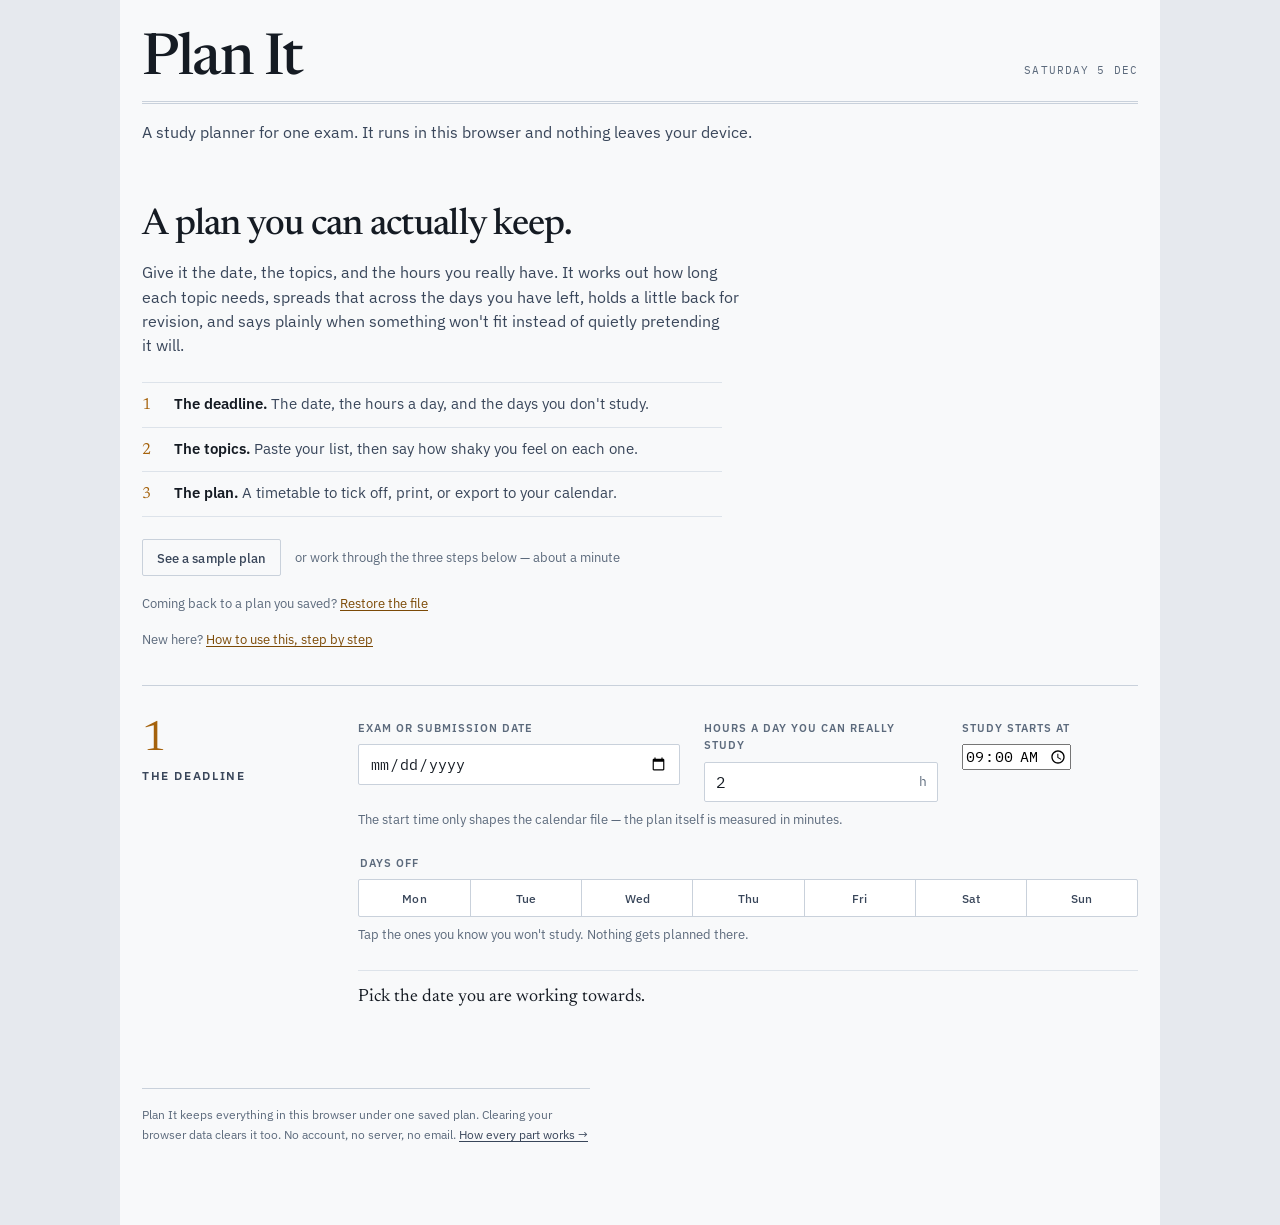
<file: index.html>
<!DOCTYPE html>
<html lang="en">
<head>
<meta charset="utf-8">
<meta name="viewport" content="width=device-width, initial-scale=1">
<title>Plan It — a study plan for one exam</title>
<meta name="description" content="Plan It turns an exam date and a topic list into a day-by-day study timetable that fits the hours you actually have. Runs in your browser and saves on your device.">
<meta name="theme-color" content="#e9ecf0" media="(prefers-color-scheme: light)">
<meta name="theme-color" content="#0d1218" media="(prefers-color-scheme: dark)">
<link rel="preconnect" href="https://fonts.googleapis.com">
<link rel="preconnect" href="https://fonts.gstatic.com" crossorigin>
<link href="https://fonts.googleapis.com/css2?family=IBM+Plex+Mono:wght@400;500&family=IBM+Plex+Sans:wght@400;500;600&family=Newsreader:ital,opsz,wght@0,6..72,400;0,6..72,500;0,6..72,600;1,6..72,400&display=swap" rel="stylesheet">
<link rel="stylesheet" href="styles.css">
<link rel="icon" href="favicon.ico" sizes="32x32">
<link rel="icon" href="favicon.svg" type="image/svg+xml">
<link rel="apple-touch-icon" href="apple-touch-icon.png">
<link rel="manifest" href="site.webmanifest">
</head>
<body>
<div class="sheet">

  <header class="masthead">
    <div class="masthead-top">
      <h1 class="wordmark">Plan It</h1>
      <p class="issue"><span id="today-stamp">—</span></p>
    </div>
    <p class="standfirst">A study planner for one exam. It runs in this browser and nothing leaves your device.</p>
  </header>

  <div class="runninghead" id="runninghead" hidden>
    <p class="rh-count"><span id="rh-days">0</span><span class="rh-unit" id="rh-unit">days</span></p>
    <p class="rh-meta" id="rh-meta"></p>
  </div>

  <main class="document">

    <section class="welcome" id="welcome" aria-labelledby="welcome-head">
      <h2 class="welcome-head" id="welcome-head">A plan you can actually keep.</h2>
      <p class="welcome-body">Give it the date, the topics, and the hours you really have. It works out how long each topic needs, spreads that across the days you have left, holds a little back for revision, and says plainly when something won't fit instead of quietly pretending it will.</p>

      <ol class="welcome-steps">
        <li><span class="ws-n" aria-hidden="true">1</span><span><strong>The deadline.</strong> The date, the hours a day, and the days you don't study.</span></li>
        <li><span class="ws-n" aria-hidden="true">2</span><span><strong>The topics.</strong> Paste your list, then say how shaky you feel on each one.</span></li>
        <li><span class="ws-n" aria-hidden="true">3</span><span><strong>The plan.</strong> A timetable to tick off, print, or export to your calendar.</span></li>
      </ol>

      <p class="welcome-actions">
        <button type="button" class="btn btn-quiet" id="btn-sample">See a sample plan</button>
        <span class="welcome-note">or work through the three steps below — about a minute</span>
      </p>
      <p class="welcome-restore">Coming back to a plan you saved?
        <button type="button" class="btn-inline" id="btn-restore-welcome">Restore the file</button>
      </p>
      <p class="welcome-guide">New here? <a class="btn-inline" href="guide.html">How to use this, step by step</a></p>
      <p class="export-status" id="welcome-status" role="status"></p>
      <input type="file" id="file-restore" accept="application/json,.json" hidden>
    </section>

    <section class="step" id="step-deadline" aria-labelledby="h-deadline">
      <div class="gutter">
        <span class="step-num" aria-hidden="true">1</span>
        <h2 class="step-label" id="h-deadline">The deadline</h2>
      </div>
      <div class="step-body">
        <div class="fields">
          <div class="field">
            <label for="exam-date">Exam or submission date</label>
            <input type="date" id="exam-date">
          </div>
          <div class="field field-hours">
            <label for="hours">Hours a day you can really study</label>
            <div class="num-wrap">
              <input type="number" id="hours" min="0" max="16" step="0.5" value="2" inputmode="decimal">
              <span class="unit">h</span>
            </div>
          </div>
          <div class="field field-start">
            <label for="start-time">Study starts at</label>
            <input type="time" id="start-time" value="09:00" step="900">
          </div>
        </div>
        <p class="note">The start time only shapes the calendar file — the plan itself is measured in minutes.</p>

        <fieldset class="days-off">
          <legend>Days off</legend>
          <div class="day-toggles" id="day-toggles"></div>
          <p class="note">Tap the ones you know you won't study. Nothing gets planned there.</p>
        </fieldset>

        <p class="verdict" id="deadline-summary" aria-live="polite"></p>
      </div>
    </section>

    <section class="step" id="step-topics" aria-labelledby="h-topics" hidden>
      <div class="gutter">
        <span class="step-num" aria-hidden="true">2</span>
        <h2 class="step-label" id="h-topics">The topics</h2>
        <p class="gutter-note" id="topics-summary" aria-live="polite"></p>
      </div>
      <div class="step-body">
        <div class="paste">
          <label for="paste-box" class="paste-label">Paste your list</label>
          <textarea id="paste-box" rows="4" spellcheck="false" placeholder="Fractions&#10;Photosynthesis&#10;The Cold War"></textarea>
          <div class="paste-actions">
            <button type="button" class="btn" id="add-pasted">Add these</button>
            <p class="note">One per line. They come in at confidence 3, size M.</p>
          </div>
        </div>

        <div id="topic-rows"></div>
        <datalist id="subject-list"></datalist>

        <div class="row-actions">
          <button type="button" class="btn btn-quiet" id="add-row">One more topic</button>
        </div>

        <p class="note note-foot">Size is a rough first pass: S is about 30 minutes, M an hour, L two hours. Confidence scales it, so a shaky topic gets more of the calendar than a solid one.</p>
      </div>
    </section>

    <section class="step" id="step-plan" aria-labelledby="h-plan" hidden>
      <div class="gutter">
        <span class="step-num" aria-hidden="true">3</span>
        <h2 class="step-label" id="h-plan">The plan</h2>
        <dl class="stats" id="plan-stats"></dl>
        <div class="progress" id="progress" hidden>
          <div class="ticks" id="progress-ticks" aria-hidden="true"></div>
          <p class="progress-text" id="progress-text" aria-live="polite"></p>
        </div>
      </div>
      <div class="step-body">
        <div id="plan-notice"></div>
        <p class="today-line" id="today-line"></p>

        <div class="controls">
          <button type="button" class="btn btn-quiet" id="btn-print">Print</button>
          <button type="button" class="btn btn-quiet" id="btn-rebalance">Rebalance</button>
          <button type="button" class="btn btn-quiet btn-danger" id="btn-reset">Start over</button>
        </div>

        <details class="export" id="export">
          <summary>Export &amp; backup</summary>
          <div class="export-panel">
            <div class="export-actions">
              <button type="button" class="btn btn-quiet" id="btn-ics">Calendar file <span class="btn-ext">.ics</span></button>
              <button type="button" class="btn btn-quiet" id="btn-csv">Spreadsheet <span class="btn-ext">.csv</span></button>
              <button type="button" class="btn btn-quiet" id="btn-json">Save a copy <span class="btn-ext">.json</span></button>
              <button type="button" class="btn btn-quiet" id="btn-restore">Restore a copy</button>
            </div>
            <dl class="export-what">
              <dt>Calendar file <span class="mono">.ics</span></dt>
              <dd>For Apple Calendar, Google Calendar, Outlook — every session as a timed event. On an iPhone, open it and tap share → Calendar.</dd>
              <dt>Spreadsheet <span class="mono">.csv</span></dt>
              <dd>For Excel, Numbers or Google Sheets — one row per session.</dd>
              <dt>Save a copy <span class="mono">.json</span></dt>
              <dd>The whole plan, ticks included. To keep, or to move to another device.</dd>
              <dt>Restore a copy</dt>
              <dd>Loads a saved <span class="mono">.json</span> back exactly as it was.</dd>
            </dl>
            <p class="export-note">Nothing here needs an account, and nothing is uploaded — the file is built in your browser. The calendar file carries the start time from section 1, so each session gets a real clock time.</p>

            <p class="export-help"><a class="btn-inline" href="guide.html#files">How do I open these files?</a></p>
            <p class="export-status" id="export-status" role="status"></p>
          </div>
        </details>

        <div id="weeks"></div>

        <details class="topic-progress" id="topic-progress" hidden>
          <summary id="topic-progress-summary">Where each topic stands</summary>
          <div id="topic-progress-body"></div>
        </details>

        <div id="overflow"></div>
      </div>
    </section>

  </main>

  <footer class="foot">
    <p>Plan It keeps everything in this browser under one saved plan. Clearing your browser data clears it too. No account, no server, no email. <a class="quiet-link" href="guide.html">How every part works &rarr;</a></p>
  </footer>

</div>

<script src="planner.js"></script>
<script src="app.js"></script>
</body>
</html>
</file>
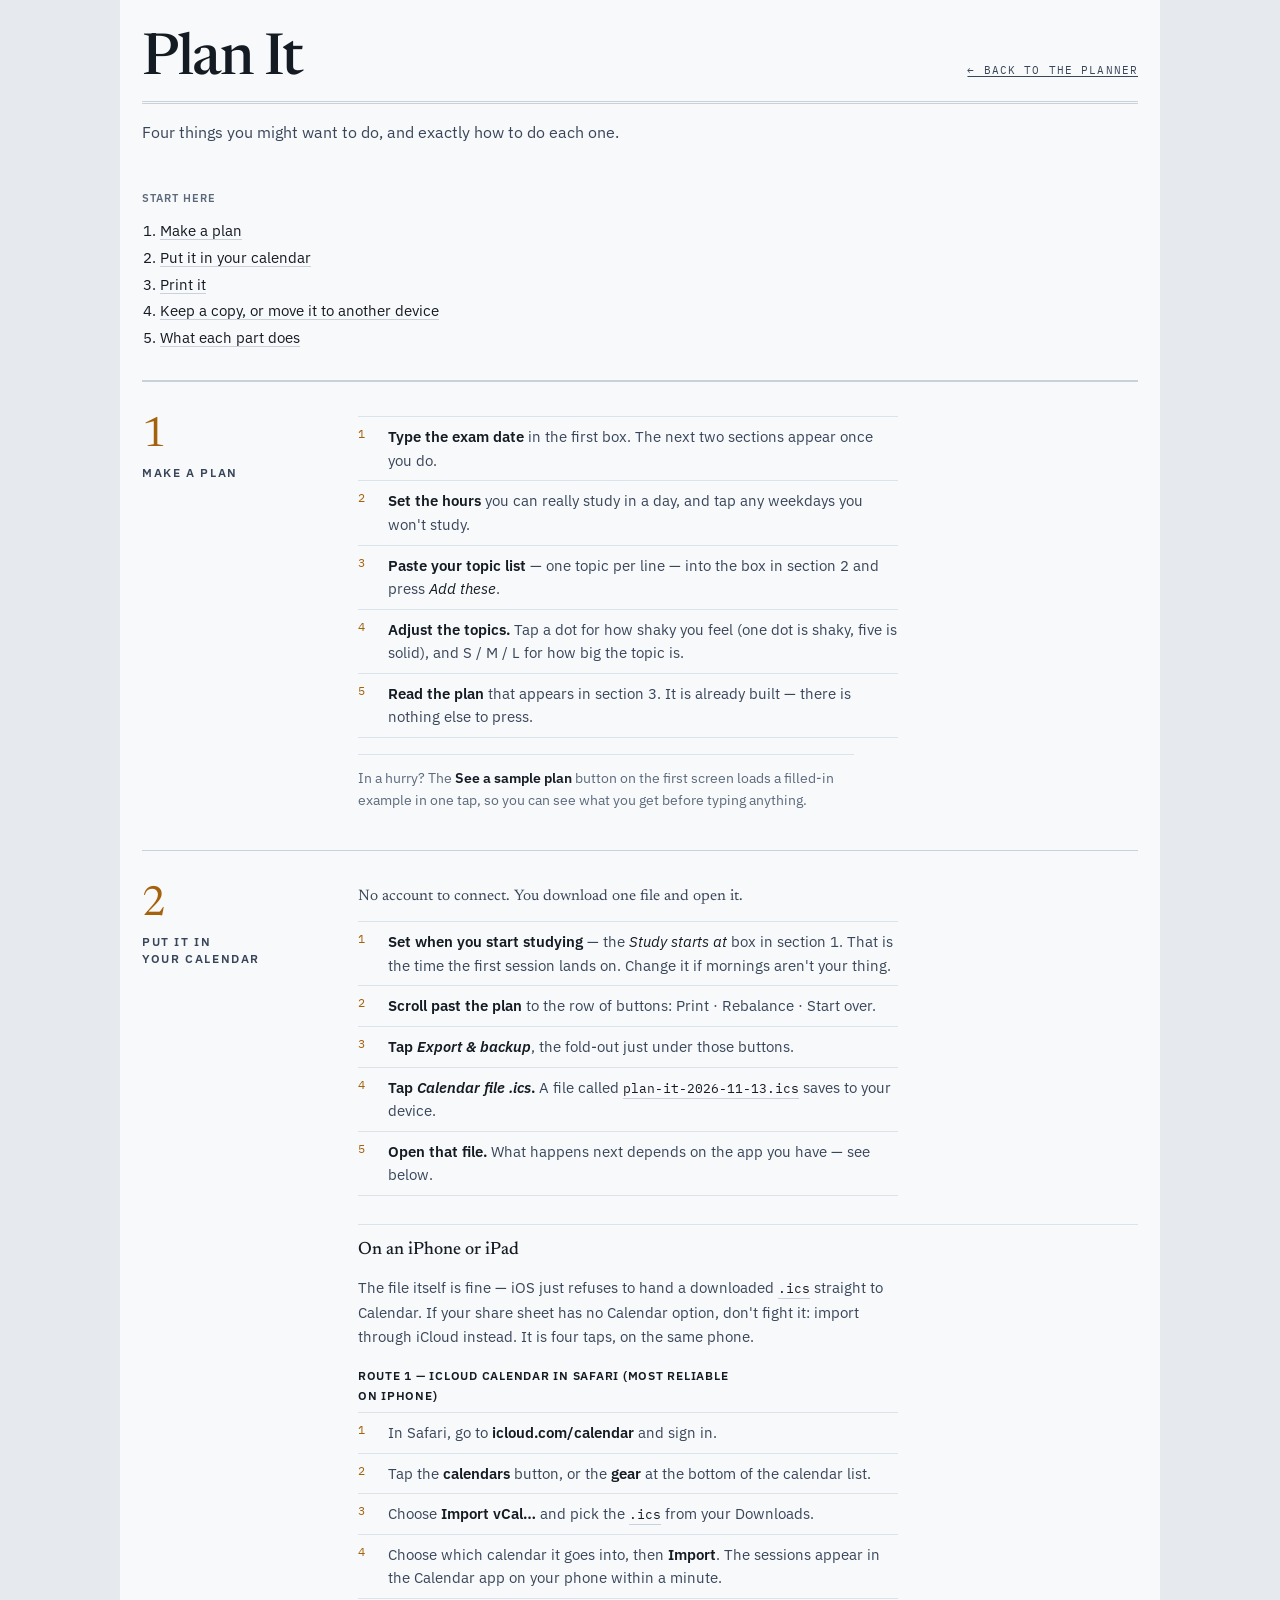
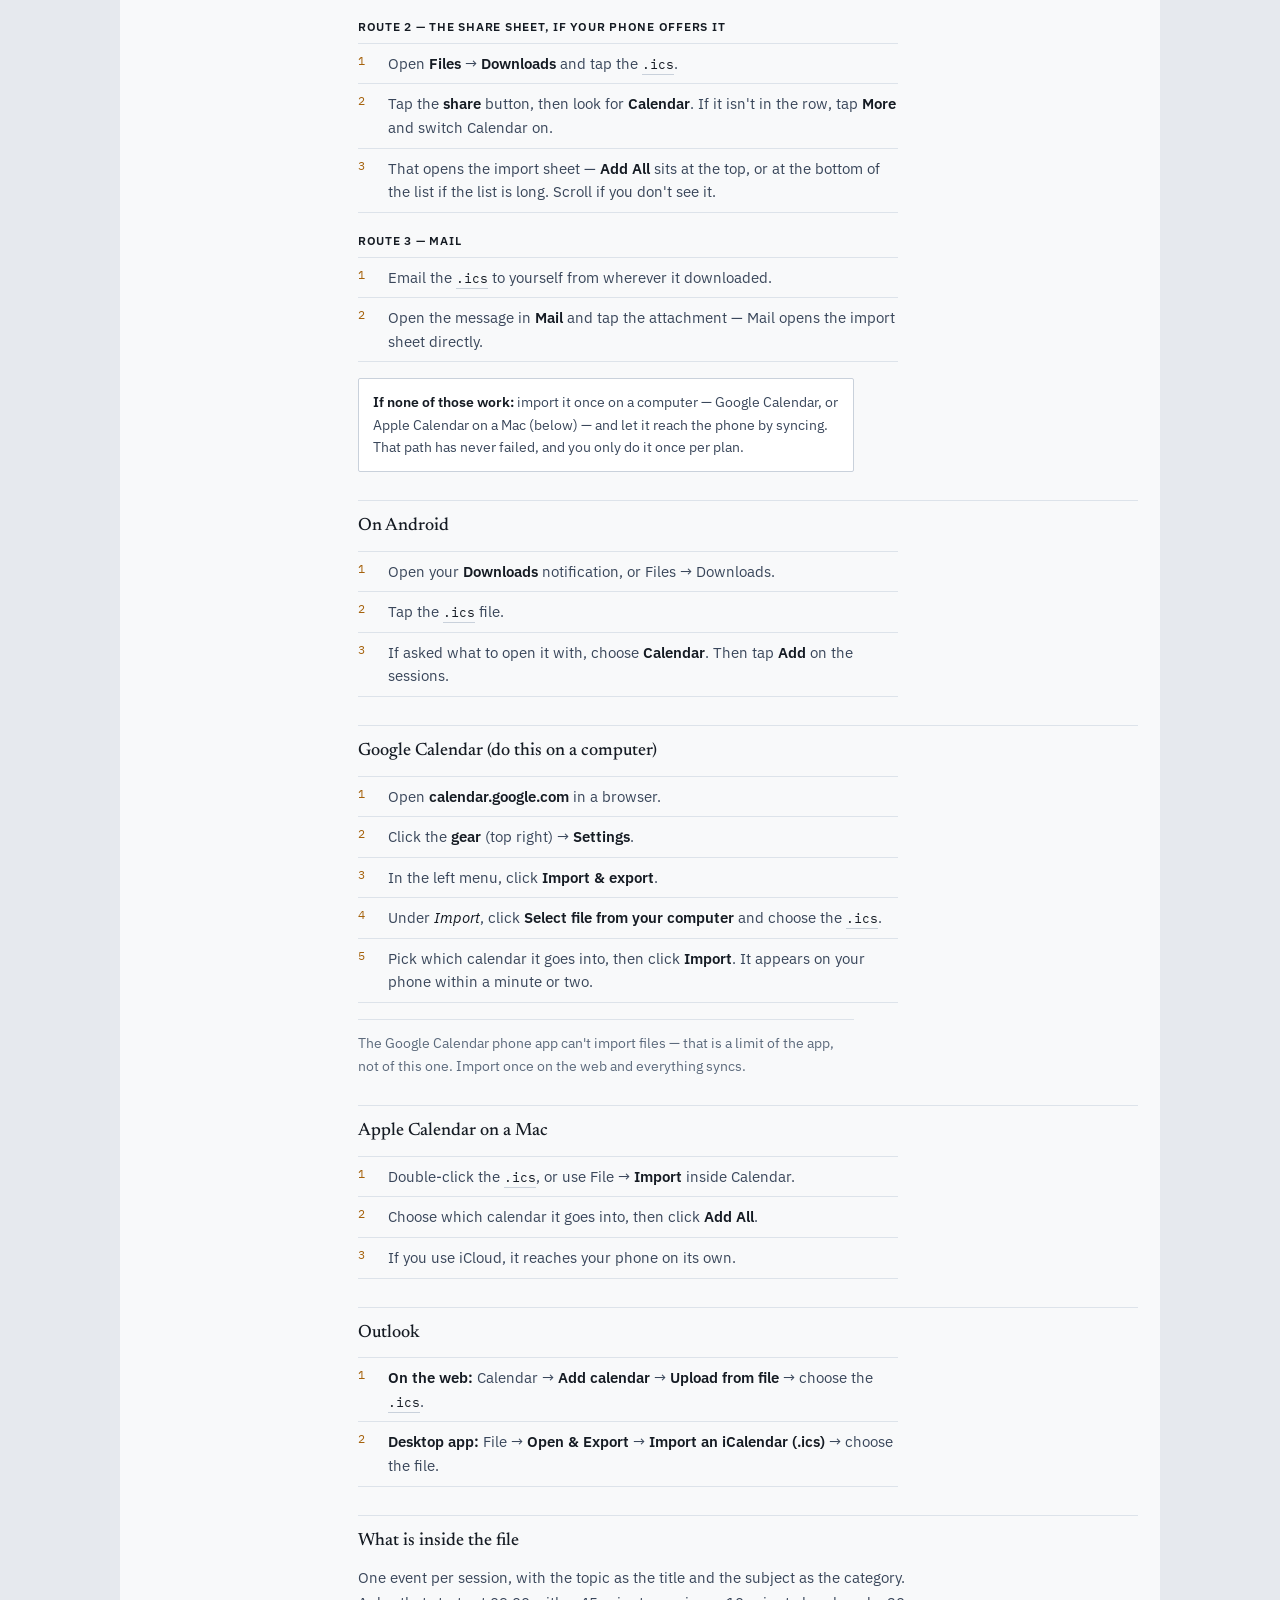
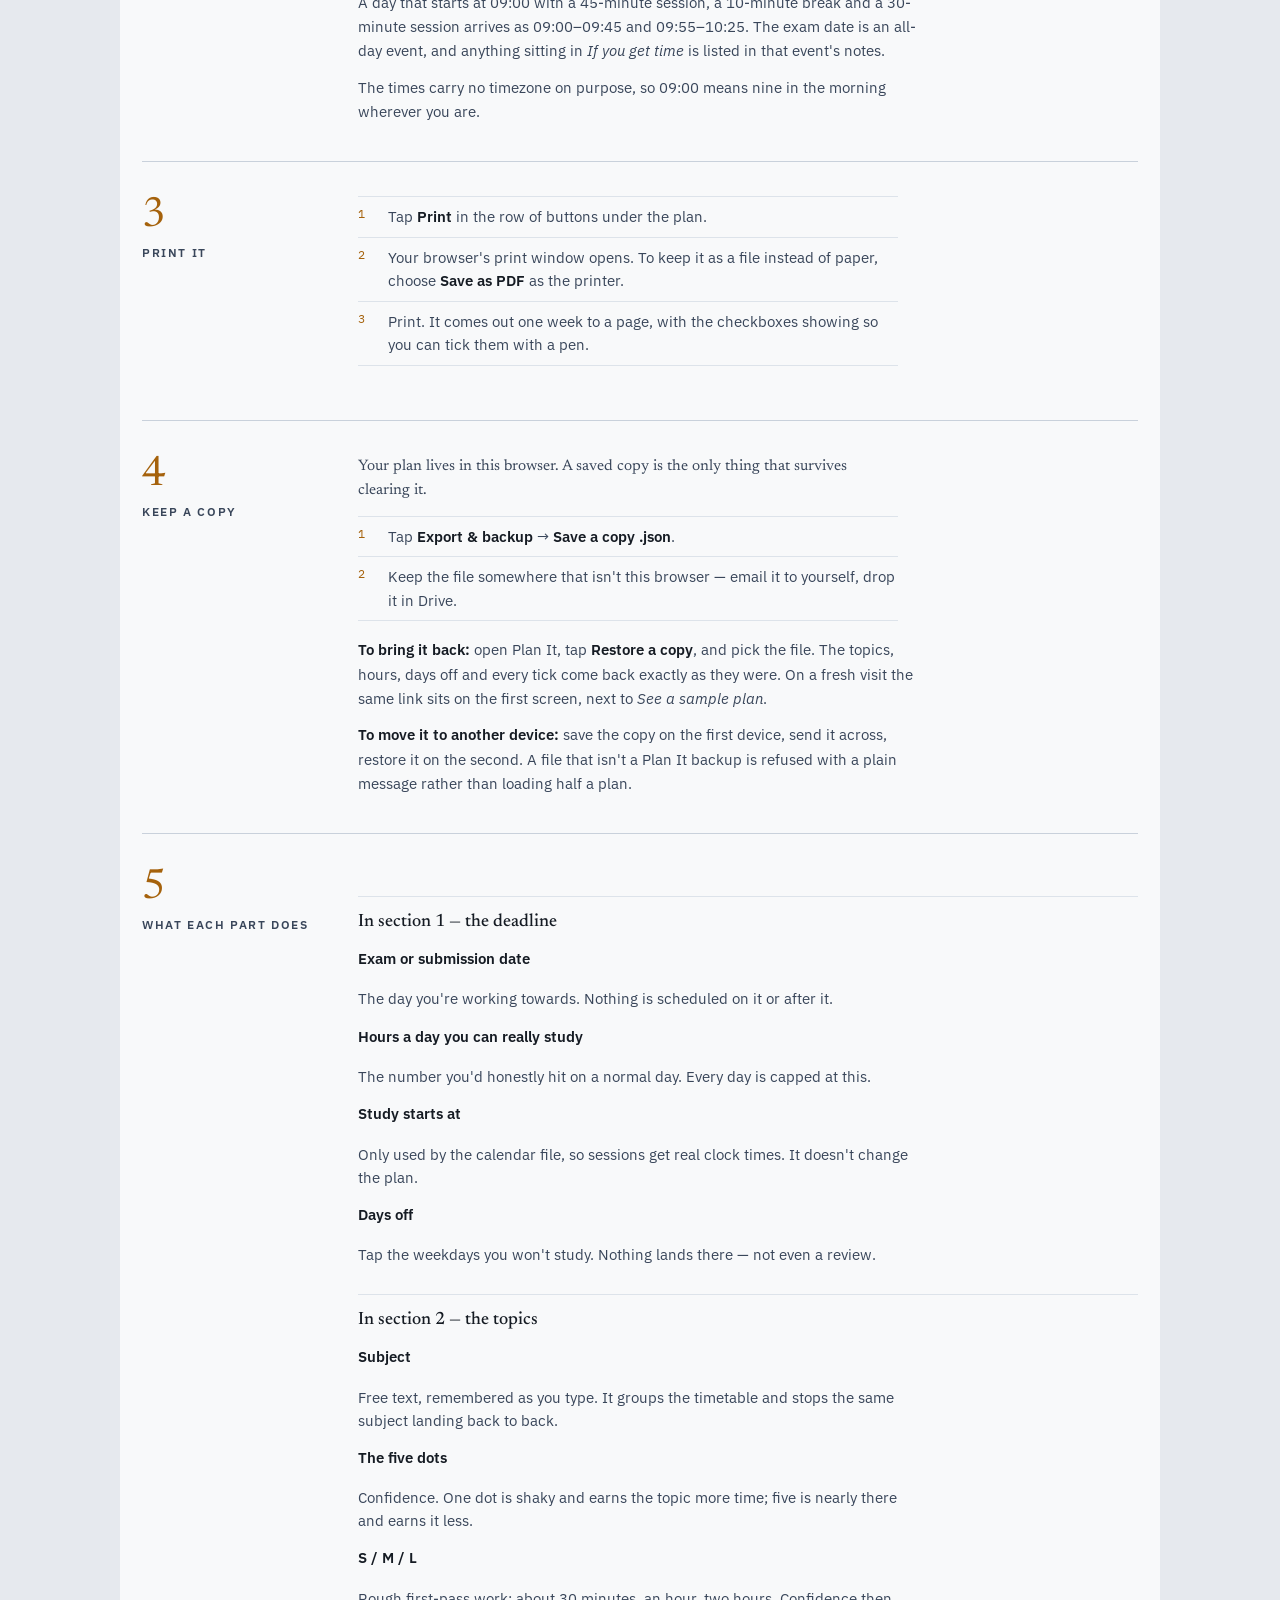
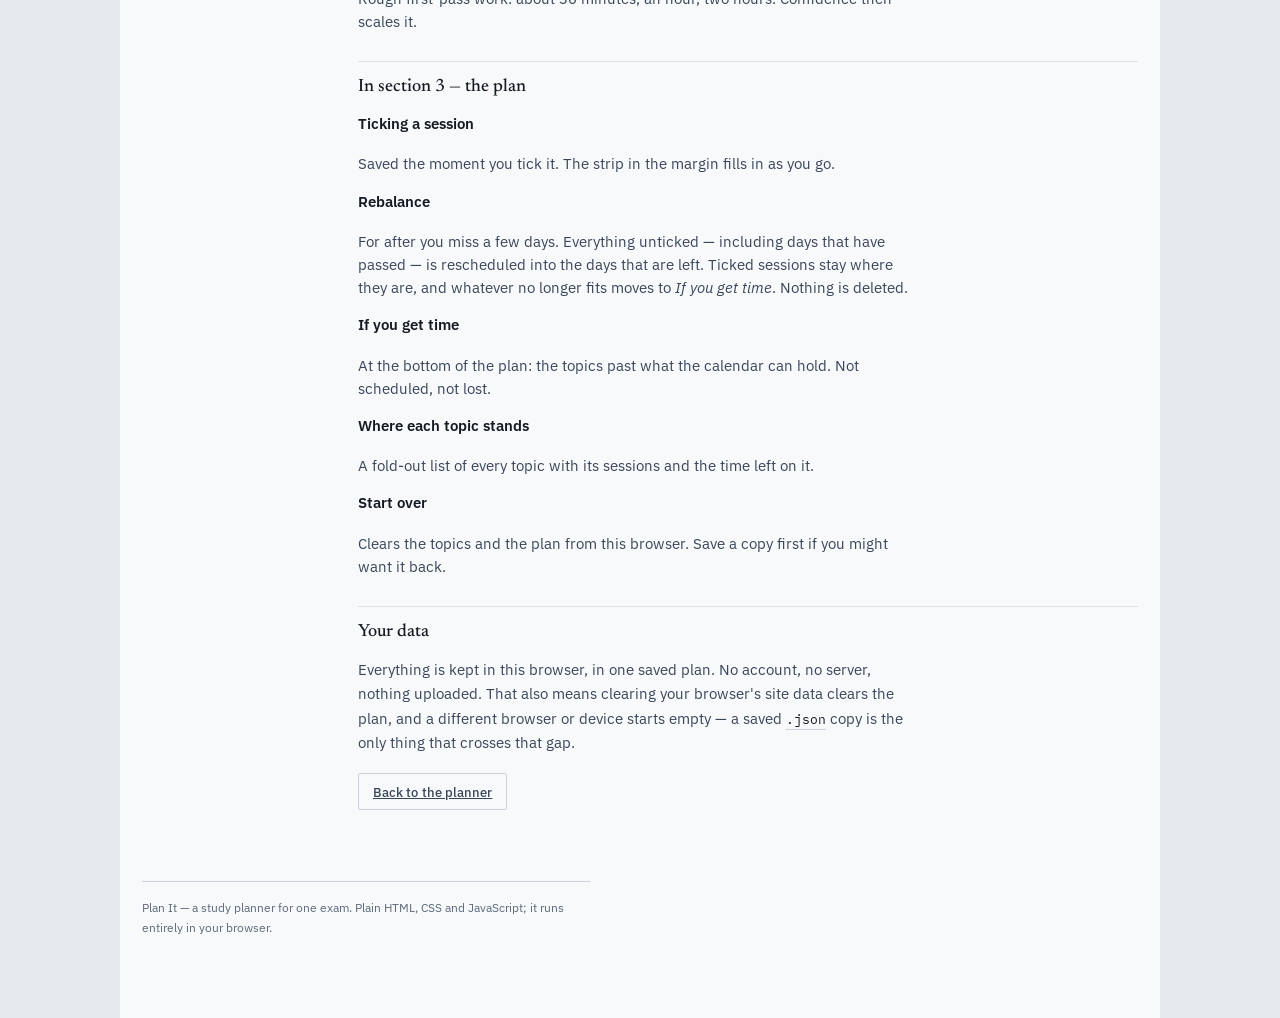
<file: guide.html>
<!DOCTYPE html>
<html lang="en">
<head>
<meta charset="utf-8">
<meta name="viewport" content="width=device-width, initial-scale=1">
<title>How to use Plan It — step by step</title>
<meta name="description" content="Step-by-step instructions for Plan It: make a plan in three steps, put it in your phone calendar, print it, and keep a backup.">
<meta name="theme-color" content="#e9ecf0" media="(prefers-color-scheme: light)">
<meta name="theme-color" content="#0d1218" media="(prefers-color-scheme: dark)">
<link rel="preconnect" href="https://fonts.googleapis.com">
<link rel="preconnect" href="https://fonts.gstatic.com" crossorigin>
<link href="https://fonts.googleapis.com/css2?family=IBM+Plex+Mono:wght@400;500&family=IBM+Plex+Sans:wght@400;500;600&family=Newsreader:ital,opsz,wght@0,6..72,400;0,6..72,500;0,6..72,600;1,6..72,400&display=swap" rel="stylesheet">
<link rel="stylesheet" href="styles.css">
<link rel="icon" href="favicon.ico" sizes="32x32">
<link rel="icon" href="favicon.svg" type="image/svg+xml">
<link rel="apple-touch-icon" href="apple-touch-icon.png">
<link rel="manifest" href="site.webmanifest">
</head>
<body>
<div class="sheet">

  <header class="masthead">
    <div class="masthead-top">
      <h1 class="wordmark"><a class="wordmark-link" href="index.html">Plan It</a></h1>
      <p class="issue"><a class="quiet-link" href="index.html">&larr; Back to the planner</a></p>
    </div>
    <p class="standfirst">Four things you might want to do, and exactly how to do each one.</p>
  </header>

  <main class="document guide">

    <nav class="jump" aria-label="On this page">
      <p class="jump-head">Start here</p>
      <ol class="jump-list">
        <li><a href="#make">Make a plan</a></li>
        <li><a href="#calendar">Put it in your calendar</a></li>
        <li><a href="#print">Print it</a></li>
        <li><a href="#backup">Keep a copy, or move it to another device</a></li>
        <li><a href="#reference">What each part does</a></li>
      </ol>
    </nav>

    <!-- ---------------------------------------------------------- -->
    <section class="step" id="make" aria-labelledby="h-make">
      <div class="gutter">
        <span class="step-num" aria-hidden="true">1</span>
        <h2 class="step-label" id="h-make">Make a plan</h2>
      </div>
      <div class="step-body">
        <ol class="guide-steps is-numbered">
          <li><strong>Type the exam date</strong> in the first box. The next two sections appear once you do.</li>
          <li><strong>Set the hours</strong> you can really study in a day, and tap any weekdays you won't study.</li>
          <li><strong>Paste your topic list</strong> — one topic per line — into the box in section 2 and press <em>Add these</em>.</li>
          <li><strong>Adjust the topics.</strong> Tap a dot for how shaky you feel (one dot is shaky, five is solid), and S / M / L for how big the topic is.</li>
          <li><strong>Read the plan</strong> that appears in section 3. It is already built — there is nothing else to press.</li>
        </ol>
        <p class="guide-note">In a hurry? The <strong>See a sample plan</strong> button on the first screen loads a filled-in example in one tap, so you can see what you get before typing anything.</p>
      </div>
    </section>

    <!-- ---------------------------------------------------------- -->
    <section class="step" id="calendar" aria-labelledby="h-calendar">
      <div class="gutter">
        <span class="step-num" aria-hidden="true">2</span>
        <h2 class="step-label" id="h-calendar">Put it in your calendar</h2>
      </div>
      <div class="step-body">
        <p class="guide-lede">No account to connect. You download one file and open it.</p>

        <ol class="guide-steps is-numbered">
          <li><strong>Set when you start studying</strong> — the <em>Study starts at</em> box in section 1. That is the time the first session lands on. Change it if mornings aren't your thing.</li>
          <li><strong>Scroll past the plan</strong> to the row of buttons: Print · Rebalance · Start over.</li>
          <li><strong>Tap <em>Export &amp; backup</em></strong>, the fold-out just under those buttons.</li>
          <li><strong>Tap <em>Calendar file .ics</em>.</strong> A file called <span class="file">plan-it-2026-11-13.ics</span> saves to your device.</li>
          <li><strong>Open that file.</strong> What happens next depends on the app you have — see below.</li>
        </ol>

        <h3 class="guide-h">On an iPhone or iPad</h3>
        <p>The file itself is fine — iOS just refuses to hand a downloaded <span class="file">.ics</span> straight to Calendar. If your share sheet has no Calendar option, don't fight it: import through iCloud instead. It is four taps, on the same phone.</p>

        <p class="guide-sub">Route 1 — iCloud Calendar in Safari (most reliable on iPhone)</p>
        <ol class="guide-steps is-numbered">
          <li>In Safari, go to <strong>icloud.com/calendar</strong> and sign in.</li>
          <li>Tap the <strong>calendars</strong> button, or the <strong>gear</strong> at the bottom of the calendar list.</li>
          <li>Choose <strong>Import vCal…</strong> and pick the <span class="file">.ics</span> from your Downloads.</li>
          <li>Choose which calendar it goes into, then <strong>Import</strong>. The sessions appear in the Calendar app on your phone within a minute.</li>
        </ol>

        <p class="guide-sub">Route 2 — the share sheet, if your phone offers it</p>
        <ol class="guide-steps is-numbered">
          <li>Open <strong>Files</strong> → <strong>Downloads</strong> and tap the <span class="file">.ics</span>.</li>
          <li>Tap the <strong>share</strong> button, then look for <strong>Calendar</strong>. If it isn't in the row, tap <strong>More</strong> and switch Calendar on.</li>
          <li>That opens the import sheet — <strong>Add All</strong> sits at the top, or at the bottom of the list if the list is long. Scroll if you don't see it.</li>
        </ol>

        <p class="guide-sub">Route 3 — Mail</p>
        <ol class="guide-steps is-numbered">
          <li>Email the <span class="file">.ics</span> to yourself from wherever it downloaded.</li>
          <li>Open the message in <strong>Mail</strong> and tap the attachment — Mail opens the import sheet directly.</li>
        </ol>

        <p class="guide-callout"><strong>If none of those work:</strong> import it once on a computer — Google Calendar, or Apple Calendar on a Mac (below) — and let it reach the phone by syncing. That path has never failed, and you only do it once per plan.</p>

        <h3 class="guide-h">On Android</h3>
        <ol class="guide-steps is-numbered">
          <li>Open your <strong>Downloads</strong> notification, or Files → Downloads.</li>
          <li>Tap the <span class="file">.ics</span> file.</li>
          <li>If asked what to open it with, choose <strong>Calendar</strong>. Then tap <strong>Add</strong> on the sessions.</li>
        </ol>

        <h3 class="guide-h">Google Calendar (do this on a computer)</h3>
        <ol class="guide-steps is-numbered">
          <li>Open <strong>calendar.google.com</strong> in a browser.</li>
          <li>Click the <strong>gear</strong> (top right) → <strong>Settings</strong>.</li>
          <li>In the left menu, click <strong>Import &amp; export</strong>.</li>
          <li>Under <em>Import</em>, click <strong>Select file from your computer</strong> and choose the <span class="file">.ics</span>.</li>
          <li>Pick which calendar it goes into, then click <strong>Import</strong>. It appears on your phone within a minute or two.</li>
        </ol>
        <p class="guide-note">The Google Calendar phone app can't import files — that is a limit of the app, not of this one. Import once on the web and everything syncs.</p>

        <h3 class="guide-h">Apple Calendar on a Mac</h3>
        <ol class="guide-steps is-numbered">
          <li>Double-click the <span class="file">.ics</span>, or use File → <strong>Import</strong> inside Calendar.</li>
          <li>Choose which calendar it goes into, then click <strong>Add All</strong>.</li>
          <li>If you use iCloud, it reaches your phone on its own.</li>
        </ol>

        <h3 class="guide-h">Outlook</h3>
        <ol class="guide-steps is-numbered">
          <li><strong>On the web:</strong> Calendar → <strong>Add calendar</strong> → <strong>Upload from file</strong> → choose the <span class="file">.ics</span>.</li>
          <li><strong>Desktop app:</strong> File → <strong>Open &amp; Export</strong> → <strong>Import an iCalendar (.ics)</strong> → choose the file.</li>
        </ol>

        <h3 class="guide-h">What is inside the file</h3>
        <p>One event per session, with the topic as the title and the subject as the category. A day that starts at 09:00 with a 45-minute session, a 10-minute break and a 30-minute session arrives as 09:00–09:45 and 09:55–10:25. The exam date is an all-day event, and anything sitting in <em>If you get time</em> is listed in that event's notes.</p>
        <p>The times carry no timezone on purpose, so 09:00 means nine in the morning wherever you are.</p>
      </div>
    </section>

    <!-- ---------------------------------------------------------- -->
    <section class="step" id="print" aria-labelledby="h-print">
      <div class="gutter">
        <span class="step-num" aria-hidden="true">3</span>
        <h2 class="step-label" id="h-print">Print it</h2>
      </div>
      <div class="step-body">
        <ol class="guide-steps is-numbered">
          <li>Tap <strong>Print</strong> in the row of buttons under the plan.</li>
          <li>Your browser's print window opens. To keep it as a file instead of paper, choose <strong>Save as PDF</strong> as the printer.</li>
          <li>Print. It comes out one week to a page, with the checkboxes showing so you can tick them with a pen.</li>
        </ol>
      </div>
    </section>

    <!-- ---------------------------------------------------------- -->
    <section class="step" id="backup" aria-labelledby="h-backup">
      <div class="gutter">
        <span class="step-num" aria-hidden="true">4</span>
        <h2 class="step-label" id="h-backup">Keep a copy</h2>
      </div>
      <div class="step-body">
        <p class="guide-lede">Your plan lives in this browser. A saved copy is the only thing that survives clearing it.</p>
        <ol class="guide-steps is-numbered">
          <li>Tap <strong>Export &amp; backup</strong> → <strong>Save a copy .json</strong>.</li>
          <li>Keep the file somewhere that isn't this browser — email it to yourself, drop it in Drive.</li>
        </ol>
        <p><strong>To bring it back:</strong> open Plan It, tap <strong>Restore a copy</strong>, and pick the file. The topics, hours, days off and every tick come back exactly as they were. On a fresh visit the same link sits on the first screen, next to <em>See a sample plan</em>.</p>
        <p><strong>To move it to another device:</strong> save the copy on the first device, send it across, restore it on the second. A file that isn't a Plan It backup is refused with a plain message rather than loading half a plan.</p>
      </div>
    </section>

    <!-- ---------------------------------------------------------- -->
    <section class="step" id="reference" aria-labelledby="h-reference">
      <div class="gutter">
        <span class="step-num" aria-hidden="true">5</span>
        <h2 class="step-label" id="h-reference">What each part does</h2>
      </div>
      <div class="step-body">
        <h3 class="guide-h">In section 1 — the deadline</h3>
        <dl class="guide-list">
          <dt>Exam or submission date</dt>
          <dd>The day you're working towards. Nothing is scheduled on it or after it.</dd>
          <dt>Hours a day you can really study</dt>
          <dd>The number you'd honestly hit on a normal day. Every day is capped at this.</dd>
          <dt>Study starts at</dt>
          <dd>Only used by the calendar file, so sessions get real clock times. It doesn't change the plan.</dd>
          <dt>Days off</dt>
          <dd>Tap the weekdays you won't study. Nothing lands there — not even a review.</dd>
        </dl>

        <h3 class="guide-h">In section 2 — the topics</h3>
        <dl class="guide-list">
          <dt>Subject</dt>
          <dd>Free text, remembered as you type. It groups the timetable and stops the same subject landing back to back.</dd>
          <dt>The five dots</dt>
          <dd>Confidence. One dot is shaky and earns the topic more time; five is nearly there and earns it less.</dd>
          <dt>S / M / L</dt>
          <dd>Rough first-pass work: about 30 minutes, an hour, two hours. Confidence then scales it.</dd>
        </dl>

        <h3 class="guide-h">In section 3 — the plan</h3>
        <dl class="guide-list">
          <dt>Ticking a session</dt>
          <dd>Saved the moment you tick it. The strip in the margin fills in as you go.</dd>
          <dt>Rebalance</dt>
          <dd>For after you miss a few days. Everything unticked — including days that have passed — is rescheduled into the days that are left. Ticked sessions stay where they are, and whatever no longer fits moves to <em>If you get time</em>. Nothing is deleted.</dd>
          <dt>If you get time</dt>
          <dd>At the bottom of the plan: the topics past what the calendar can hold. Not scheduled, not lost.</dd>
          <dt>Where each topic stands</dt>
          <dd>A fold-out list of every topic with its sessions and the time left on it.</dd>
          <dt>Start over</dt>
          <dd>Clears the topics and the plan from this browser. Save a copy first if you might want it back.</dd>
        </dl>

        <h3 class="guide-h">Your data</h3>
        <p>Everything is kept in this browser, in one saved plan. No account, no server, nothing uploaded. That also means clearing your browser's site data clears the plan, and a different browser or device starts empty — a saved <span class="file">.json</span> copy is the only thing that crosses that gap.</p>

        <p class="guide-back"><a class="btn btn-quiet" href="index.html">Back to the planner</a></p>
      </div>
    </section>

  </main>

  <footer class="foot">
    <p>Plan It — a study planner for one exam. Plain HTML, CSS and JavaScript; it runs entirely in your browser.</p>
  </footer>

</div>
</body>
</html>
</file>
<file: styles.css>
/* ------------------------------------------------------------------
   Plan It

   Set like a printed planner rather than a dashboard: one column of
   type with a working margin down the left, hairline rules instead of
   boxes, dotted leaders between a topic and its minutes, and amber
   reserved for the day you are actually on.

   Faces: Newsreader (headings, day names), IBM Plex Sans (running
   text), IBM Plex Mono (anything countable — dates, minutes, totals).
   ------------------------------------------------------------------ */

:root {
  --page: #e6e9ee;
  --sheet: #f8f9fa;
  --paper: #ffffff;
  --ink: #151b23;
  --ink-2: #39465a;
  --muted: #5c6a7c;   /* 5.2:1 on the sheet, 4.5:1 on the page */
  --rule: #c9d1db;
  --rule-soft: #dde3ea;
  --amber: #a5620c;
  --amber-ink: #7c4a06;
  --amber-wash: #f4e7ce;
  --done: #3f6b58;
  --danger: #8a4a2a;

  /* custom curves: the built-in CSS easings are too weak to read as intentional */
  --ease-out: cubic-bezier(0.23, 1, 0.32, 1);
  --ease-in-out: cubic-bezier(0.77, 0, 0.175, 1);
  --ease-drawer: cubic-bezier(0.32, 0.72, 0, 1);

  --serif: 'Newsreader', 'Iowan Old Style', Georgia, 'Times New Roman', serif;
  --sans: 'IBM Plex Sans', 'Helvetica Neue', Helvetica, Arial, sans-serif;
  --mono: 'IBM Plex Mono', ui-monospace, SFMono-Regular, Menlo, Consolas, monospace;

  color-scheme: light dark;
}

@media (prefers-color-scheme: dark) {
  :root {
    --page: #0b1015;
    --sheet: #121820;
    --paper: #161d26;
    --ink: #e9eef4;
    --ink-2: #b7c3d1;
    --muted: #7f8d9f;
    --rule: #27303c;
    --rule-soft: #1e2630;
    --amber: #dfa85f;
    --amber-ink: #f0c894;
    --amber-wash: #241c11;
    --done: #7cb49b;
    --danger: #d79a7a;
  }
}

* { box-sizing: border-box; }

::selection {
  background: var(--amber-wash);
  color: var(--ink);
}

/* anything that is a number should line up in a column */
.d-num,
.day-total,
.session-minutes,
.rh-meta,
.rh-count span:first-child,
.stats dd,
.week-range,
.progress-text,
.issue { font-variant-numeric: tabular-nums; }

h1, h2, h3, h4, .week-head, .today-line, .verdict { text-wrap: balance; }
p, .session-name, .overflow li { text-wrap: pretty; }

html {
  -webkit-text-size-adjust: 100%;
  scrollbar-color: var(--rule) transparent;
}

body {
  margin: 0;
  background: var(--page);
  color: var(--ink);
  font-family: var(--sans);
  font-size: 16px;
  line-height: 1.55;
  -webkit-font-smoothing: antialiased;
  font-feature-settings: "kern" 1;
}

.sheet {
  max-width: 1040px;
  margin: 0 auto;
  padding: 0 22px 80px;
  background: var(--sheet);
  min-height: 100vh;
}

/* ---------- masthead ---------- */

.masthead { padding: 34px 0 20px; }

.masthead-top {
  display: flex;
  align-items: baseline;
  justify-content: space-between;
  gap: 18px;
  flex-wrap: wrap;
  padding-bottom: 12px;
  border-bottom: 3px double var(--rule);
}

.wordmark {
  margin: 0;
  font-family: var(--serif);
  font-weight: 500;
  font-size: clamp(2.5rem, 9vw, 3.6rem);
  line-height: .95;
  letter-spacing: -.025em;
}

.issue {
  margin: 0;
  font-family: var(--mono);
  font-size: .7rem;
  letter-spacing: .1em;
  text-transform: uppercase;
  color: var(--muted);
  white-space: nowrap;
}

.standfirst {
  margin: 16px 0 0;
  max-width: 62ch;
  font-size: .98rem;
  color: var(--ink-2);
}

/* ---------- running head ---------- */

.runninghead {
  position: sticky;
  top: 0;
  z-index: 5;
  display: flex;
  align-items: baseline;
  justify-content: space-between;
  gap: 14px;
  flex-wrap: wrap;
  margin: 0 -22px;
  padding: 10px 22px 9px;
  background: var(--sheet);
  border-bottom: 1px solid var(--rule);
}

.runninghead[hidden] { display: none; }

.rh-count {
  margin: 0;
  display: flex;
  align-items: baseline;
  gap: 6px;
  font-family: var(--sans);
  font-size: .76rem;
  font-weight: 600;
  letter-spacing: .06em;
  color: var(--ink-2);
}

.rh-count span:first-child {
  font-family: var(--serif);
  font-size: 1.5rem;
  letter-spacing: -.01em;
  color: var(--amber-ink);
  line-height: 1;
}

.rh-meta {
  margin: 0;
  font-family: var(--mono);
  font-size: .72rem;
  letter-spacing: .04em;
  color: var(--muted);
  text-align: right;
}

/* ---------- the document ---------- */

.document { display: block; }

.step {
  display: grid;
  grid-template-columns: 172px minmax(0, 1fr);
  gap: 44px;
  padding-top: 34px;
  padding-bottom: 38px;
  border-top: 1px solid var(--rule);
}

.step:first-child { border-top: 0; }

/* an author display value beats the hidden attribute — say it out loud */
.step[hidden] { display: none; }

.step { scroll-margin-top: 64px; }

.gutter {
  align-self: start;
  position: sticky;
  top: 58px;
}

.step-num {
  display: block;
  font-family: var(--serif);
  font-size: 2.6rem;
  line-height: 1;
  font-weight: 400;
  color: var(--amber);
  letter-spacing: -.02em;
}

.step-label {
  margin: 6px 0 0;
  font-family: var(--sans);
  font-size: .72rem;
  font-weight: 600;
  letter-spacing: .14em;
  text-transform: uppercase;
  color: var(--ink-2);
}

.gutter-note {
  margin: 14px 0 0;
  font-family: var(--mono);
  font-size: .72rem;
  line-height: 1.6;
  color: var(--muted);
  border-top: 1px solid var(--rule-soft);
  padding-top: 10px;
}

/* ---------- fields ---------- */

.fields {
  display: grid;
  grid-template-columns: minmax(0, 1.1fr) minmax(0, .8fr) minmax(0, .6fr);
  gap: 24px;
}

input[type="time"] {
  font-family: var(--mono);
  font-size: .92rem;
}

.mono { font-family: var(--mono); font-size: .95em; }

.field { min-width: 0; }

label, legend {
  display: block;
  margin-bottom: 7px;
}

/* the small mono caps belong to form labels only — never to a row of the plan */
.field label,
.days-off legend,
.paste-label {
  font-family: var(--sans);
  font-size: .7rem;
  font-weight: 600;
  letter-spacing: .09em;
  text-transform: uppercase;
  color: var(--muted);
}

input[type="date"],
input[type="number"],
input[type="text"],
textarea {
  width: 100%;
  font-family: var(--sans);
  font-size: 1rem;
  color: var(--ink);
  background: var(--paper);
  border: 1px solid var(--rule);
  border-radius: 2px;
  padding: 9px 11px;
  appearance: none;
  transition: border-color 150ms var(--ease-out), background-color 150ms var(--ease-out);
}

input[type="date"] { font-family: var(--mono); font-size: .92rem; }

input, textarea { caret-color: var(--amber); }

textarea::-webkit-scrollbar { width: 10px; }
textarea::-webkit-scrollbar-thumb {
  background: var(--rule);
  border-radius: 999px;
  border: 3px solid var(--paper);
}
textarea::-webkit-scrollbar-track { background: transparent; }

textarea {
  font-family: var(--mono);
  font-size: .88rem;
  line-height: 1.65;
  resize: vertical;
}

input:focus-visible,
textarea:focus-visible,
button:focus-visible {
  outline: 2px solid var(--amber);
  outline-offset: 1px;
}

input[type="date"]:focus,
input[type="number"]:focus,
input[type="text"]:focus,
textarea:focus { border-color: var(--amber); }

.num-wrap { position: relative; }

.num-wrap input { padding-right: 32px; font-family: var(--mono); }

.num-wrap .unit {
  position: absolute;
  right: 11px;
  top: 50%;
  transform: translateY(-50%);
  font-family: var(--mono);
  font-size: .8rem;
  color: var(--muted);
  pointer-events: none;
}

/* ---------- days off ---------- */

.days-off {
  border: 0;
  padding: 0;
  margin: 26px 0 0;
}

.day-toggles {
  display: grid;
  grid-template-columns: repeat(7, minmax(0, 1fr));
  gap: 0;
  border: 1px solid var(--rule);
  border-radius: 2px;
  overflow: hidden;
  background: var(--paper);
}

.wd {
  font-family: var(--sans);
  font-size: .76rem;
  font-weight: 500;
  letter-spacing: .01em;
  padding: 11px 0 10px;
  border: 0;
  border-left: 1px solid var(--rule);
  background: transparent;
  color: var(--ink-2);
  cursor: pointer;
  transition: background-color 140ms var(--ease-out), color 140ms var(--ease-out);
  -webkit-tap-highlight-color: transparent;
}

.wd:active { transform: scale(0.97); }

.wd:first-child { border-left: 0; }

.wd:hover { background: var(--rule-soft); }

.wd.is-off {
  background: var(--amber-wash);
  color: var(--amber-ink);
  text-decoration: line-through;
  text-decoration-thickness: 1px;
}

/* ---------- the verdict line ---------- */

.verdict {
  margin: 26px 0 0;
  padding-top: 14px;
  border-top: 1px solid var(--rule-soft);
  font-family: var(--serif);
  font-size: 1.12rem;
  line-height: 1.4;
  color: var(--ink);
}

.verdict.is-warn { color: var(--amber-ink); }

.note {
  margin: 8px 0 0;
  font-size: .8rem;
  line-height: 1.5;
  color: var(--muted);
}

.note-foot {
  margin-top: 22px;
  padding-top: 12px;
  border-top: 1px solid var(--rule-soft);
  max-width: 56ch;
}

/* ---------- paste block ---------- */

.paste { margin-bottom: 26px; }

.paste-label {
  margin-bottom: 7px;
  font-family: var(--sans);
  font-size: .7rem;
  font-weight: 600;
  letter-spacing: .09em;
  text-transform: uppercase;
  color: var(--muted);
}

.paste-actions {
  display: flex;
  align-items: baseline;
  gap: 14px;
  flex-wrap: wrap;
  margin-top: 10px;
}

.paste-actions .note { margin: 0; flex: 1 1 220px; }

/* ---------- buttons ---------- */

.btn {
  font-family: var(--sans);
  font-size: .84rem;
  font-weight: 500;
  letter-spacing: .005em;
  color: var(--sheet);
  background: var(--ink);
  border: 1px solid var(--ink);
  border-radius: 2px;
  padding: 9px 14px 8px;
  cursor: pointer;
  transition: transform 160ms var(--ease-out), background-color 160ms var(--ease-out),
    border-color 160ms var(--ease-out), color 160ms var(--ease-out);
  -webkit-tap-highlight-color: transparent;
}

/* press feedback: the interface has to feel like it heard you */
.btn:active { transform: scale(0.97); }

.btn-quiet {
  background: transparent;
  color: var(--ink-2);
  border-color: var(--rule);
}

.btn-quiet:active { transform: scale(0.97); }

.btn-danger { color: var(--danger); }

.btn-inline {
  background: none;
  border: 0;
  padding: 0;
  font: inherit;
  font-size: inherit;
  color: var(--amber-ink);
  text-decoration: underline;
  text-underline-offset: 2px;
  text-decoration-thickness: 1px;
  cursor: pointer;
}

/* ---------- topic rows ---------- */

.topic-row {
  display: grid;
  grid-template-columns: minmax(0, 1fr) auto;
  align-items: center;
  gap: 18px;
  padding: 9px 0;
  border-bottom: 1px solid var(--rule-soft);
}

.row-main {
  display: grid;
  grid-template-columns: minmax(0, 1.45fr) minmax(0, 1fr);
  gap: 18px;
}

/* filled in by hand, so no boxes — just a line to write on */
input.t-name,
input.t-subject {
  border: 0;
  border-bottom: 1px solid var(--rule);
  border-radius: 0;
  background: transparent;
  padding: 5px 1px;
  font-size: .97rem;
}

input.t-name:focus,
input.t-subject:focus { border-bottom-color: var(--amber); box-shadow: none; }

input.t-subject {
  font-size: .85rem;
  color: var(--ink-2);
}

.row-controls {
  display: flex;
  align-items: center;
  gap: 14px;
}

.dots { display: flex; gap: 4px; }

.dot {
  width: 15px;
  height: 15px;
  padding: 0;
  border: 1px solid var(--rule);
  border-radius: 2px;
  background: transparent;
  cursor: pointer;
  transition: background-color 130ms var(--ease-out), border-color 130ms var(--ease-out),
    transform 130ms var(--ease-out);
  -webkit-tap-highlight-color: transparent;
}

.dot:active { transform: scale(0.88); }

.dot.is-on { background: var(--amber); border-color: var(--amber); }

.sizes {
  display: flex;
  border: 1px solid var(--rule);
  border-radius: 2px;
  overflow: hidden;
}

.size {
  font-family: var(--mono);
  font-size: .72rem;
  letter-spacing: .04em;
  padding: 4px 9px 3px;
  border: 0;
  border-left: 1px solid var(--rule);
  background: transparent;
  color: var(--muted);
  cursor: pointer;
}

.size:first-child { border-left: 0; }

.size:hover { background: var(--rule-soft); }

.size.is-on {
  background: var(--ink);
  color: var(--sheet);
}

.row-del {
  width: 22px;
  height: 22px;
  padding: 0;
  border: 0;
  background: transparent;
  color: var(--muted);
  font-size: 1.05rem;
  line-height: 1;
  cursor: pointer;
}

.row-del:active { transform: scale(0.9); }

.row-actions { margin-top: 18px; }

/* ---------- plan: stats in the margin ---------- */

.stats {
  margin: 16px 0 0;
  padding-top: 12px;
  border-top: 1px solid var(--rule-soft);
  display: grid;
  gap: 8px;
}

.stats div {
  display: flex;
  align-items: baseline;
  justify-content: space-between;
  gap: 8px;
}

.stats dt {
  font-family: var(--sans);
  font-size: .66rem;
  font-weight: 600;
  letter-spacing: .09em;
  text-transform: uppercase;
  color: var(--muted);
}

.stats dd {
  margin: 0;
  font-family: var(--mono);
  font-size: .78rem;
  color: var(--ink);
}

.progress { margin-top: 16px; }

.ticks {
  display: flex;
  gap: 2px;
  height: 12px;
  align-items: stretch;
}

.ticks i {
  flex: 1 1 0;
  min-width: 2px;
  background: var(--rule);
  border-radius: 1px;
}

.ticks i.on { background: var(--amber); }

.progress-text {
  margin: 7px 0 0;
  font-family: var(--mono);
  font-size: .68rem;
  letter-spacing: .04em;
  color: var(--muted);
}

/* ---------- notices ---------- */

.notice {
  margin: 0 0 16px;
  padding: 11px 13px;
  border: 1px solid var(--rule);
  border-radius: 2px;
  background: var(--paper);
  font-size: .88rem;
  color: var(--ink-2);
  line-height: 1.5;
}

.notice-warn {
  border-color: var(--amber);
  background: var(--amber-wash);
  color: var(--ink);
}

/* ---------- the line about today ---------- */

.today-line {
  margin: 0 0 18px;
  font-family: var(--serif);
  font-size: 1.16rem;
  line-height: 1.45;
  color: var(--ink);
  max-width: 46ch;
}

.today-line:empty { display: none; }

.today-line em {
  font-style: italic;
  color: var(--amber-ink);
}

.controls {
  display: flex;
  flex-wrap: wrap;
  gap: 8px;
  margin-bottom: 30px;
}

/* ---------- weeks ---------- */

.week { margin-bottom: 34px; }

.week-head {
  display: flex;
  align-items: baseline;
  justify-content: space-between;
  gap: 12px;
  margin: 0 0 2px;
  padding-bottom: 7px;
  border-bottom: 1px solid var(--ink);
  font-family: var(--serif);
  font-size: 1.16rem;
  font-weight: 500;
  font-style: italic;
  letter-spacing: -.005em;
  color: var(--ink);
}

.week-range {
  font-family: var(--mono);
  font-style: normal;
  font-size: .7rem;
  letter-spacing: .06em;
  text-transform: uppercase;
  color: var(--muted);
}

/* ---------- days ---------- */

.day {
  display: grid;
  grid-template-columns: 56px minmax(0, 1fr);
  gap: 20px;
  padding: 14px 0 15px;
  border-bottom: 1px solid var(--rule-soft);
}

.day-when {
  display: flex;
  flex-direction: column;
  align-items: flex-start;
  gap: 0;
  padding-top: 2px;
}

.d-num {
  font-family: var(--mono);
  font-size: 1.02rem;
  font-weight: 500;
  line-height: 1;
  color: var(--ink);
}

.d-mon {
  font-family: var(--mono);
  font-size: .62rem;
  letter-spacing: .1em;
  text-transform: uppercase;
  color: var(--muted);
  margin-top: 3px;
}

.day-body { min-width: 0; }

.day-head {
  display: flex;
  align-items: baseline;
  gap: 10px;
  flex-wrap: wrap;
}

.day h4 {
  margin: 0;
  font-family: var(--serif);
  font-weight: 500;
  font-size: 1.16rem;
  letter-spacing: -.005em;
  line-height: 1.2;
}

.day-total {
  margin-left: auto;
  font-family: var(--mono);
  font-size: .72rem;
  letter-spacing: .04em;
  color: var(--muted);
}

.day.is-today {
  margin: 0 -16px;
  padding-left: 16px;
  padding-right: 16px;
  background: var(--amber-wash);
  border-bottom-color: var(--amber);
}

.day.is-today h4 {
  font-size: 1.4rem;
  color: var(--amber-ink);
}

.day.is-today .d-num,
.day.is-today .d-mon { color: var(--amber-ink); }

.day.is-today .day-total { color: var(--amber-ink); }

.day.is-past { opacity: .55; }

.day.is-off { border-bottom-style: dotted; }

.day.is-off h4 { color: var(--muted); font-style: italic; }

.day-empty {
  margin: 4px 0 0;
  font-family: var(--serif);
  font-style: italic;
  font-size: .92rem;
  color: var(--muted);
}

.empty-note {
  margin: 0;
  padding: 20px 0;
  border-top: 1px solid var(--rule-soft);
  border-bottom: 1px solid var(--rule-soft);
  font-family: var(--serif);
  font-style: italic;
  font-size: 1rem;
  color: var(--muted);
}

/* ---------- sessions ---------- */

.sessions {
  list-style: none;
  margin: 6px 0 0;
  padding: 0;
}

.session-label {
  display: flex;
  align-items: baseline;
  gap: 9px;
  padding: 4px 0;
  margin: 0;
  cursor: pointer;
  font-family: var(--sans);
  font-size: 1rem;
  font-weight: 400;
  letter-spacing: normal;
  text-transform: none;
  color: var(--ink);
}

.session-subject {
  flex: 0 0 66px;
  min-width: 0;
  font-family: var(--sans);
  font-size: .63rem;
  font-weight: 600;
  letter-spacing: .07em;
  text-transform: uppercase;
  color: var(--muted);
  padding-top: 1px;
  overflow: hidden;
  text-overflow: ellipsis;
  white-space: nowrap;
}

.session-name {
  flex: 0 1 auto;
  font-family: var(--sans);
  font-size: .94rem;
  letter-spacing: normal;
  text-transform: none;
  color: var(--ink);
  overflow-wrap: anywhere;
}

/* the dotted leader: topic ·············· 45 min */
.leader {
  flex: 1 1 20px;
  min-width: 14px;
  align-self: baseline;
  border-bottom: 1px dotted var(--rule);
  transform: translateY(-3px);
}

.session-minutes {
  flex: 0 0 auto;
  font-family: var(--mono);
  font-size: .72rem;
  color: var(--ink-2);
}

.session input[type="checkbox"] {
  appearance: none;
  -webkit-appearance: none;
  flex: 0 0 auto;
  width: 13px;
  height: 13px;
  margin: 0;
  border: 1px solid var(--ink-2);
  border-radius: 2px;
  background: var(--paper);
  cursor: pointer;
  position: relative;
  top: 2px;
  transition: background-color 140ms var(--ease-out), border-color 140ms var(--ease-out);
  -webkit-tap-highlight-color: transparent;
}

.session input[type="checkbox"]:active { transform: scale(0.9); }

.session input[type="checkbox"]:checked {
  background: var(--amber);
  border-color: var(--amber);
}

.session input[type="checkbox"]::after {
  content: '';
  position: absolute;
  inset: 0;
  background-image: url("data:image/svg+xml,%3Csvg xmlns='http://www.w3.org/2000/svg' viewBox='0 0 16 16'%3E%3Cpath d='M3.4 8.6l3.2 3.2 6-7.4' fill='none' stroke='%23ffffff' stroke-width='2.4' stroke-linecap='round' stroke-linejoin='round'/%3E%3C/svg%3E");
  background-size: 100% 100%;
  background-repeat: no-repeat;
  transform: scale(0.6);
  opacity: 0;
  transition: transform 150ms var(--ease-out), opacity 150ms var(--ease-out);
}

.session input[type="checkbox"]:checked::after {
  transform: scale(1);
  opacity: 1;
}

.session.is-review .session-name { font-style: italic; color: var(--ink-2); }

.session.is-done .session-name {
  color: var(--muted);
  text-decoration: line-through;
  text-decoration-thickness: 1px;
}

.session.is-done .session-subject { opacity: .6; }

.session.is-missed .session-name { color: var(--muted); font-style: italic; }
.session.is-missed .session-label { cursor: default; }

.session input[type="checkbox"]:disabled {
  cursor: not-allowed;
  opacity: .55;
}

.is-readonly .session-label { cursor: default; }

.break {
  list-style: none;
  padding: 0 0 0 22px;
  margin: 0;
  font-family: var(--mono);
  font-size: .6rem;
  letter-spacing: .1em;
  text-transform: uppercase;
  color: var(--muted);
}

/* ---------- if you get time ---------- */

.overflow {
  margin-top: 10px;
  padding-top: 20px;
  border-top: 1px solid var(--ink);
}

.overflow h3 {
  margin: 0 0 6px;
  font-family: var(--serif);
  font-style: italic;
  font-weight: 500;
  font-size: 1.2rem;
}

.overflow-note {
  margin: 0 0 12px;
  max-width: 56ch;
  font-size: .84rem;
  line-height: 1.5;
  color: var(--muted);
}

.overflow ul { list-style: none; margin: 0; padding: 0; }

.overflow li {
  display: flex;
  align-items: baseline;
  gap: 9px;
  padding: 6px 0;
  border-bottom: 1px dotted var(--rule-soft);
  font-size: .92rem;
}

.overflow-name { flex: 0 1 auto; }

.overflow li .leader { flex: 1 1 20px; }

/* ---------- footer ---------- */

.foot {
  margin-top: 40px;
  padding-top: 16px;
  border-top: 1px solid var(--rule);
  font-size: .78rem;
  line-height: 1.6;
  color: var(--muted);
  max-width: 64ch;
}

.foot p { margin: 0; }

/* ---------- read-only ---------- */

.is-readonly #btn-rebalance { display: none; }

/* ---------- narrow screens ---------- */

@media (max-width: 780px) {
  .sheet { padding: 0 16px 60px; }

  .runninghead { margin: 0 -16px; padding: 9px 16px 8px; }

  .rh-meta {
    flex: 1 1 100%;
    text-align: left;
    margin-top: 3px;
    font-size: .66rem;
    letter-spacing: .02em;
  }

  .step {
    grid-template-columns: minmax(0, 1fr);
    gap: 20px;
    padding-top: 26px;
    padding-bottom: 30px;
  }

  .gutter {
    position: static;
    display: grid;
    grid-template-columns: auto 1fr;
    align-items: baseline;
    column-gap: 12px;
  }

  .step-num {
    font-size: 2rem;
    grid-row: span 2;
  }

  .step-label { margin: 0; align-self: center; }

  .gutter-note {
    grid-column: 2;
    margin: 6px 0 0;
    padding-top: 0;
    border-top: 0;
  }

  .stats {
    grid-column: 1 / -1;
    grid-template-columns: repeat(3, minmax(0, 1fr));
    gap: 10px;
    margin-top: 12px;
  }

  .stats div { display: block; }
  .stats dd { margin-top: 2px; }

  .progress { grid-column: 1 / -1; margin-top: 12px; }

  .fields { grid-template-columns: minmax(0, 1fr); gap: 18px; }

  .field-hours { max-width: 190px; }

  .field-start { max-width: 160px; }

  .masthead { padding: 24px 0 16px; }

  .standfirst { font-size: .94rem; }

  .dots { gap: 7px; }

  .dot { width: 20px; height: 20px; }

  .size { min-height: 32px; padding: 6px 11px 5px; }

  .row-del { width: 32px; height: 32px; font-size: 1.15rem; }

  .session-label { min-height: 36px; }

  .session input[type="checkbox"] { width: 16px; height: 16px; }

  .topic-row {
    grid-template-columns: minmax(0, 1fr);
    gap: 6px;
    padding: 8px 0;
  }

  /* the name and its subject are one group: keep them tight */
  .row-main { grid-template-columns: minmax(0, 1fr); gap: 2px; }

  .row-controls { justify-content: flex-start; }

  .sizes { margin-left: auto; }

  .day {
    grid-template-columns: 42px minmax(0, 1fr);
    gap: 14px;
  }

  .day.is-today { margin: 0 -16px; padding-left: 16px; padding-right: 16px; }

  .session-subject {
    flex: 0 0 auto;
    max-width: 42%;
    font-size: .58rem;
    letter-spacing: .07em;
  }

  .session-label {
    align-items: baseline;
    padding: 5px 0;
  }

  .session-name { flex: 1 1 auto; }

  .session-minutes { flex: 0 0 auto; margin-left: auto; }

  .leader { display: none; }

  .break { padding-left: 20px; }

  .today-line { font-size: 1.06rem; }
}

/* ---------- welcome ---------- */

.welcome {
  padding: 42px 0 34px;
  border-bottom: 1px solid var(--rule);
}

.welcome[hidden] { display: none; }

.welcome-head {
  margin: 0;
  max-width: 24ch;
  font-family: var(--serif);
  font-weight: 500;
  font-size: clamp(1.7rem, 5.5vw, 2.3rem);
  line-height: 1.1;
  letter-spacing: -.02em;
}

.welcome-body {
  margin: 14px 0 0;
  max-width: 62ch;
  font-size: .98rem;
  color: var(--ink-2);
}

.welcome-actions {
  display: flex;
  align-items: center;
  gap: 14px;
  flex-wrap: wrap;
  margin: 22px 0 0;
}

.welcome-note {
  font-size: .8rem;
  color: var(--muted);
}

.welcome-restore {
  margin: 18px 0 0;
  font-size: .82rem;
  color: var(--muted);
}

.welcome + .step { border-top: 0; }

/* ---------- take it with you ---------- */

.export {
  margin: 0 0 28px;
  padding-top: 12px;
  border-top: 1px solid var(--rule-soft);
}

.export > summary,
.topic-progress > summary {
  display: inline-flex;
  align-items: center;
  gap: 7px;
  list-style: none;
  cursor: pointer;
  min-height: 32px;
  padding: 4px 0;
  -webkit-tap-highlight-color: transparent;
}

.export > summary::-webkit-details-marker,
.topic-progress > summary::-webkit-details-marker { display: none; }

.export > summary {
  font-family: var(--sans);
  font-size: .82rem;
  font-weight: 500;
  color: var(--ink-2);
}

.export > summary::after,
.topic-progress > summary::after {
  content: '';
  width: 6px;
  height: 6px;
  border-right: 1.5px solid currentColor;
  border-bottom: 1.5px solid currentColor;
  transform: rotate(45deg) translateY(-1px);
  transition: transform 160ms var(--ease-out);
}

.export[open] > summary::after,
.topic-progress[open] > summary::after { transform: rotate(-135deg) translateY(-1px); }

.export-panel {
  margin-top: 10px;
  padding: 14px;
  border: 1px solid var(--rule);
  border-radius: 2px;
  background: var(--paper);
}

.export-actions {
  display: flex;
  flex-wrap: wrap;
  gap: 8px;
}

.btn-ext {
  margin-left: 3px;
  font-family: var(--mono);
  font-size: .72rem;
  color: var(--muted);
}

.export-note {
  margin: 12px 0 0;
  max-width: 62ch;
  font-size: .8rem;
  line-height: 1.5;
  color: var(--muted);
}

.export-status {
  margin: 10px 0 0;
  font-size: .8rem;
  color: var(--done);
}

.export-status.is-error { color: var(--danger); }

.export-status:empty { display: none; }

/* ---------- where each topic stands ---------- */

.topic-progress {
  margin: 26px 0 0;
  padding-top: 12px;
  border-top: 1px solid var(--ink);
}

.topic-progress[hidden] { display: none; }

.topic-progress > summary {
  font-family: var(--serif);
  font-style: italic;
  font-size: 1.1rem;
  color: var(--ink);
}

.topic-list {
  list-style: none;
  margin: 12px 0 0;
  padding: 0;
}

.topic-line {
  display: flex;
  align-items: baseline;
  gap: 9px;
  padding: 7px 0;
  border-bottom: 1px dotted var(--rule-soft);
  font-size: .9rem;
}

.topic-name { flex: 0 1 auto; }

.topic-ticks { display: flex; gap: 2px; flex: 0 0 auto; }

.topic-ticks i {
  width: 8px;
  height: 8px;
  border-radius: 1px;
  background: var(--rule);
}

.topic-ticks i.on { background: var(--amber); }

.topic-count {
  flex: 0 0 auto;
  font-family: var(--mono);
  font-size: .68rem;
  color: var(--muted);
}

.topic-left {
  margin-left: auto;
  flex: 0 0 auto;
  font-family: var(--mono);
  font-size: .72rem;
  color: var(--ink-2);
}

.topic-line.is-unscheduled .topic-name { color: var(--muted); font-style: italic; }

.topic-line.is-unscheduled .topic-left { color: var(--amber-ink); }

/* ---------- welcome steps ---------- */

.welcome-steps {
  list-style: none;
  margin: 24px 0 0;
  padding: 0;
  max-width: 58ch;
}

.welcome-steps li {
  display: grid;
  grid-template-columns: 22px minmax(0, 1fr);
  gap: 10px;
  align-items: baseline;
  padding: 9px 0;
  border-top: 1px solid var(--rule-soft);
  font-size: .93rem;
  color: var(--ink-2);
}

.welcome-steps li:last-child { border-bottom: 1px solid var(--rule-soft); }

.welcome-steps strong { color: var(--ink); font-weight: 600; }

.ws-n {
  font-family: var(--serif);
  font-size: 1rem;
  color: var(--amber);
}

.welcome-guide {
  margin: 16px 0 0;
  font-size: .82rem;
  color: var(--muted);
}

.quiet-link {
  color: var(--ink-2);
  text-decoration: underline;
  text-underline-offset: 2px;
  text-decoration-thickness: 1px;
}

.quiet-link:hover { color: var(--ink); }

.wordmark-link {
  color: inherit;
  text-decoration: none;
}

/* ---------- the guide page ---------- */

.guide-lede {
  margin: 0 0 12px;
  font-family: var(--serif);
  font-size: 1.3rem;
  line-height: 1.35;
  color: var(--ink);
}

/* scoped to the guide page: the app's own paragraphs have their own voices */
.guide .step-body p {
  margin: 0 0 12px;
  max-width: 62ch;
  font-size: .95rem;
  line-height: 1.6;
  color: var(--ink-2);
}

.guide .step-body p:last-child { margin-bottom: 0; }

.guide .step-body strong { color: var(--ink); font-weight: 600; }

.guide-list {
  margin: 0 0 16px;
  display: grid;
  gap: 14px;
}

.guide-list dt {
  font-weight: 600;
  color: var(--ink);
  font-size: .95rem;
}

.guide-list dd {
  margin: 3px 0 0;
  max-width: 62ch;
  font-size: .93rem;
  line-height: 1.55;
  color: var(--ink-2);
}

.guide-h {
  margin: 28px 0 10px;
  font-family: var(--serif);
  font-weight: 500;
  font-size: 1.12rem;
  color: var(--ink);
  padding-top: 12px;
  border-top: 1px solid var(--rule-soft);
}

.guide-steps {
  margin: 0 0 16px;
  padding-left: 20px;
  max-width: 62ch;
  font-size: .93rem;
  line-height: 1.6;
  color: var(--ink-2);
}

.guide-steps li { margin-bottom: 7px; }

.file {
  font-family: var(--mono);
  font-size: .86em;
  color: var(--ink);
  border-bottom: 1px solid var(--rule);
  padding-bottom: 1px;
}

.guide-note {
  margin: 14px 0 0 !important;
  padding-top: 12px;
  border-top: 1px solid var(--rule-soft);
  font-size: .88rem !important;
  color: var(--muted) !important;
}

.guide-back { margin: 24px 0 0 !important; }

.export-help { margin: 10px 0 0; }

/* ---------- guide: jump menu and task steps ---------- */

.jump {
  padding: 26px 0 30px;
  border-bottom: 1px solid var(--rule);
}

.jump-head {
  margin: 0 0 10px;
  font-family: var(--sans);
  font-size: .7rem;
  font-weight: 600;
  letter-spacing: .09em;
  text-transform: uppercase;
  color: var(--muted);
}

.jump-list {
  margin: 0;
  padding-left: 18px;
  max-width: 62ch;
  font-size: .95rem;
  line-height: 1.75;
}

.jump-list a {
  color: var(--ink);
  text-decoration: underline;
  text-underline-offset: 3px;
  text-decoration-thickness: 1px;
  text-decoration-color: var(--rule);
}

.jump-list a:hover { text-decoration-color: var(--ink); }

/* a task list: numbers in the margin, one action per line */
.guide-steps.is-numbered {
  list-style: none;
  padding-left: 0;
  counter-reset: step;
  max-width: 60ch;
}

.guide-steps.is-numbered li {
  counter-increment: step;
  position: relative;
  padding: 8px 0 8px 30px;
  border-top: 1px solid var(--rule-soft);
  margin-bottom: 0;
  font-size: .95rem;
  line-height: 1.55;
}

.guide-steps.is-numbered li:last-child { border-bottom: 1px solid var(--rule-soft); }

.guide-steps.is-numbered li::before {
  content: counter(step);
  position: absolute;
  left: 0;
  top: 8px;
  width: 20px;
  font-family: var(--mono);
  font-size: .74rem;
  color: var(--amber);
}

.guide-steps em { font-style: italic; color: var(--ink); }

.guide-sub {
  margin: 18px 0 6px !important;
  font-family: var(--sans);
  font-size: .78rem !important;
  font-weight: 600;
  letter-spacing: .06em;
  text-transform: uppercase;
  color: var(--ink) !important;
}

.guide-callout {
  margin: 14px 0 0 !important;
  padding: 12px 14px;
  border: 1px solid var(--rule);
  border-radius: 2px;
  background: var(--paper);
  font-size: .88rem !important;
  line-height: 1.55;
  color: var(--ink-2) !important;
}

/* what each export file is for, at the point of export */
.export-what {
  margin: 14px 0 0;
  display: grid;
  gap: 9px;
  padding-top: 14px;
  border-top: 1px solid var(--rule-soft);
}

.export-what dt {
  font-size: .84rem;
  font-weight: 600;
  color: var(--ink);
}

.export-what dd {
  margin: 2px 0 0;
  font-size: .82rem;
  line-height: 1.5;
  color: var(--muted);
  max-width: 56ch;
}

/* ---------- motion ----------
   Quiet and quick, to match the mood of a paper planner. Nothing here is
   decoration: each move either confirms a press, shows where something came
   from, or stops a change from landing as a jar. Nothing runs over 300ms. */

@keyframes row-in {
  from { opacity: 0; transform: translateY(5px); }
  to { opacity: 1; transform: translateY(0); }
}

/* a session settles into its ticked state instead of snapping */
.session-name { transition: color 180ms var(--ease-out); }
.session-subject { transition: opacity 180ms var(--ease-out); }
.ticks i { transition: background-color 220ms var(--ease-out); }

/* notices arrive from where they were inserted */
.notice {
  transition: opacity 220ms var(--ease-out), transform 220ms var(--ease-out);
}

/* a plan being drawn: the days rise in 40ms apart */
.weeks-enter .day {
  transition: opacity 240ms var(--ease-out), transform 240ms var(--ease-out);
  transition-delay: calc(var(--i, 0) * 40ms);
}

.weeks-enter .week-head {
  transition: opacity 240ms var(--ease-out);
}

/* a row you just added */
.topic-row.is-new { animation: row-in 200ms var(--ease-out) both; }

@starting-style {
  .notice { opacity: 0; transform: translateY(-4px); }
  .weeks-enter .day { opacity: 0; transform: translateY(6px); }
  .weeks-enter .week-head { opacity: 0; }
}

/* hover only where there is a real pointer: touch taps fire it falsely */
@media (hover: hover) and (pointer: fine) {
  .btn:hover { background: var(--ink-2); border-color: var(--ink-2); }
  .btn-quiet:hover { background: transparent; color: var(--ink); border-color: var(--ink-2); }
  .btn-danger:hover { background: transparent; color: var(--danger); border-color: var(--danger); }
  .wd:hover { background: var(--rule-soft); }
  .dot:hover { border-color: var(--ink-2); }
  .size:hover { background: var(--rule-soft); }
  .row-del:hover { color: var(--danger); }
  .session input[type="checkbox"]:hover { border-color: var(--amber); }
}

/* reduced motion means fewer and gentler, not none: keep colour and opacity,
   drop the movement */
@media (prefers-reduced-motion: reduce) {
  html { scroll-behavior: auto; }

  .btn:active,
  .wd:active,
  .dot:active,
  .size:active,
  .row-del:active,
  .session input[type="checkbox"]:active { transform: none; }

  .weeks-enter .day,
  .weeks-enter .week-head,
  .notice { transform: none !important; transition-delay: 0ms !important; }

  .topic-row.is-new { animation: none; }
  .session input[type="checkbox"]::after { transition: none; }
}

/* ---------- print: the timetable, a week to a page ---------- */

@media print {
  :root {
    --page: #ffffff;
    --sheet: #ffffff;
    --paper: #ffffff;
    --ink: #000000;
    --ink-2: #222222;
    --muted: #555555;
    --rule: #999999;
    --rule-soft: #c8c8c8;
    --amber: #000000;
    --amber-ink: #000000;
    --amber-wash: #ffffff;
    --done: #000000;
    --danger: #000000;
  }

  @page { margin: 12mm 13mm 13mm; }

  body { background: #fff; font-size: 10pt; }

  .sheet { max-width: none; padding: 0; background: #fff; min-height: 0; }

  .masthead { padding: 0 0 6pt; }

  .masthead-top { border-bottom: 1.5pt solid #000; padding-bottom: 4pt; }

  .wordmark { font-size: 17pt; }

  .issue { font-size: 7pt; }

  .standfirst { display: none; }

  .runninghead {
    position: static;
    margin: 0 0 8pt;
    padding: 4pt 0;
    border-bottom: .5pt solid #000;
    display: flex !important;
  }

  .rh-count { font-size: 7.5pt; }
  .rh-count span:first-child { font-size: 12pt; }
  .rh-meta { font-size: 7.5pt; }

  .step {
    display: block;
    border-top: 0;
    padding: 0;
  }

  .gutter { position: static; display: block; }

  .step-num, .step-label, .gutter-note, .stats, .progress,
  .controls, .today-line, .foot, #step-deadline, #step-topics,
  .paste, .row-actions, .note,
  .welcome, .export, .topic-progress { display: none !important; }

  .week {
    break-after: page;
    page-break-after: always;
    margin-bottom: 0;
  }

  .week:last-child { break-after: auto; page-break-after: auto; }

  .week-head {
    font-size: 11pt;
    border-bottom: 1pt solid #000;
    padding-bottom: 3pt;
    margin-bottom: 4pt;
  }

  .week-range { font-size: 7pt; }

  .day {
    grid-template-columns: 30pt minmax(0, 1fr);
    gap: 8pt;
    padding: 3.5pt 0 4pt;
    border-bottom: .5pt solid #999;
    break-inside: avoid;
    page-break-inside: avoid;
    opacity: 1 !important;
    background: #fff !important;
  }

  .day.is-today { margin: 0; padding-left: 0; border-left: 0; background: #fff !important; }

  .day h4, .day.is-today h4 { font-size: 10.5pt; color: #000; }

  .d-num { font-size: 9pt; }
  .d-mon, .day-total { font-size: 6.5pt; }

  .day-empty { font-size: 8pt; margin: 1pt 0 0; }

  .sessions { margin-top: 1.5pt; }

  .session-label { padding: 1.4pt 0; gap: 5pt; flex-wrap: nowrap; }

  .session-subject {
    flex: 0 0 44pt;
    font-size: 5.8pt;
    order: 0;
    margin: 0;
  }

  .session-name { font-size: 8.8pt; }

  .session-minutes { font-size: 7.5pt; }

  .leader { display: block; border-bottom: .5pt dotted #999; }

  .break { font-size: 5.6pt; padding-left: 12pt; }

  .session input[type="checkbox"] {
    appearance: auto;
    -webkit-appearance: checkbox;
    width: 9pt;
    height: 9pt;
    border: .5pt solid #000;
    background: #fff;
    top: 0;
  }

  .session input[type="checkbox"]:checked::after { content: none; }

  .session.is-done .session-name { color: #000; }

  .notice {
    border: .5pt solid #000;
    background: #fff;
    color: #000;
    font-size: 8pt;
    padding: 5pt 7pt;
    margin-bottom: 8pt;
  }

  .overflow { break-inside: avoid; page-break-inside: avoid; border-top: .5pt solid #000; }

  .overflow h3 { font-size: 10pt; }

  .overflow-note, .overflow li { font-size: 8pt; }
}
</file>
